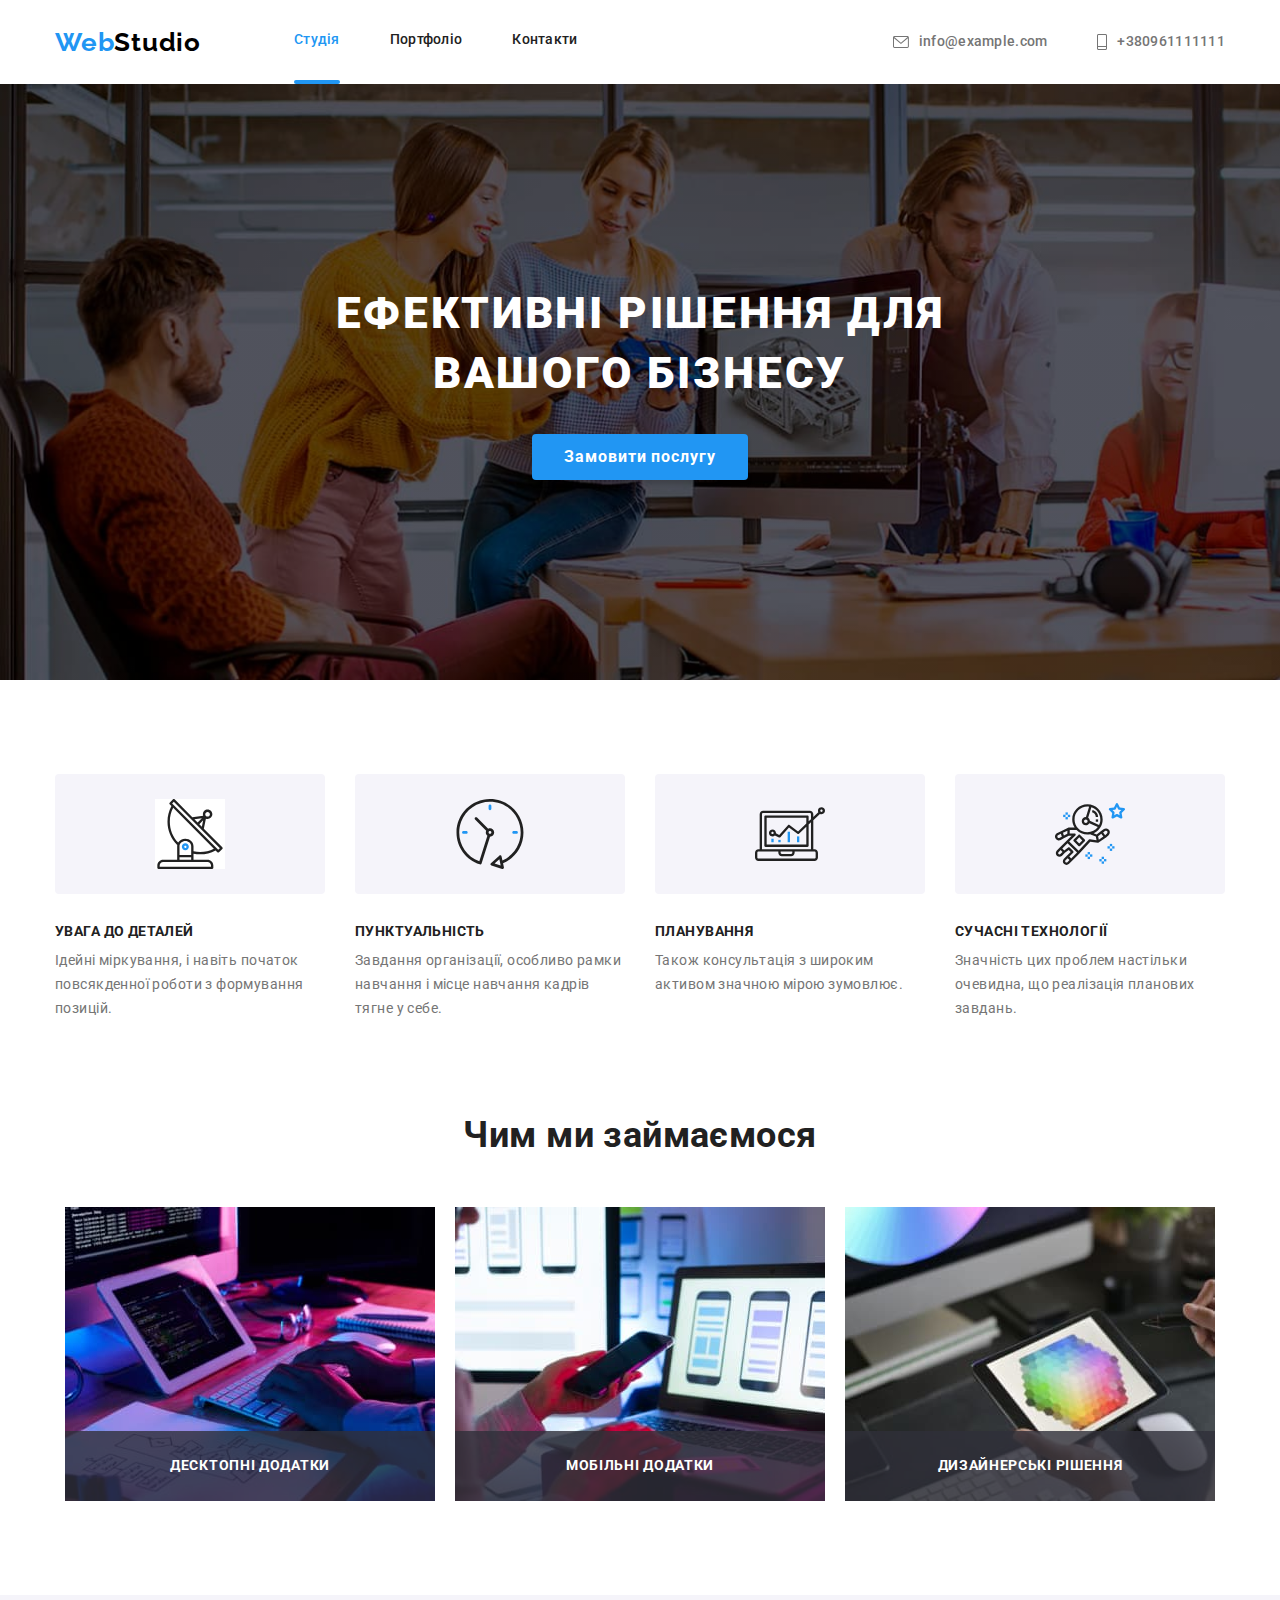
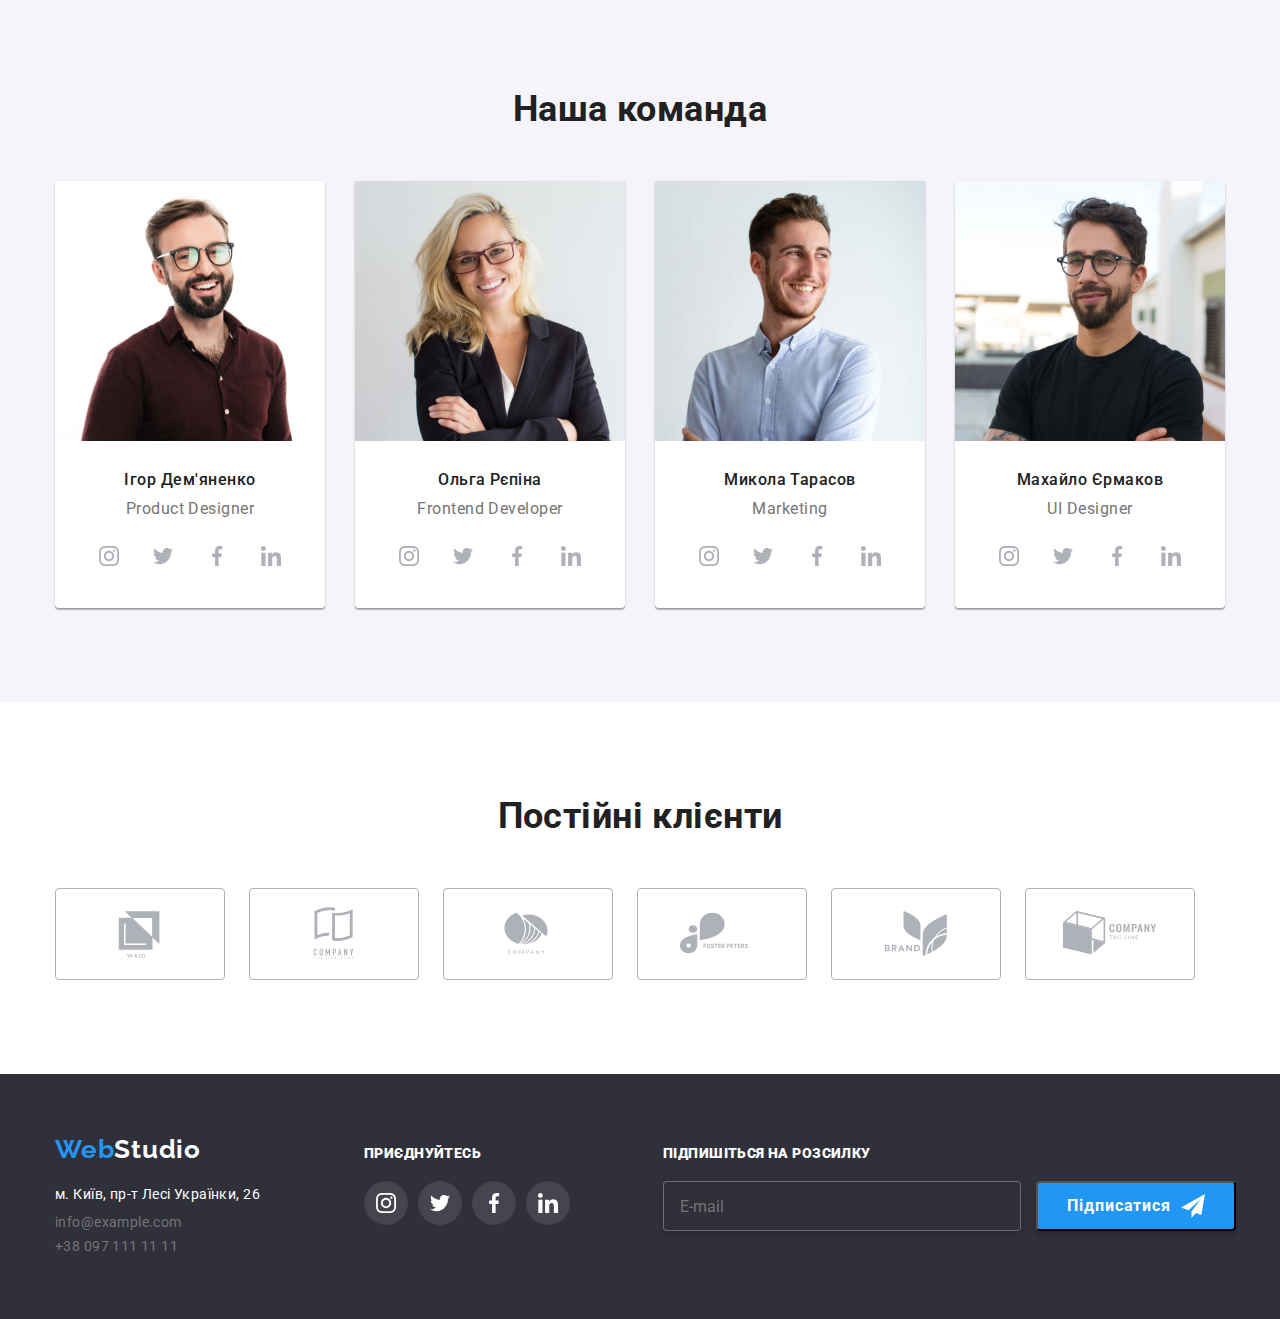
<file: index.html>
<!DOCTYPE html>
<html lang="ua">
<head>
    <meta charset="UTF-8">
    <meta http-equiv="X-UA-Compatible" content="IE=edge">
    <meta name="viewport" content="width=device-width, initial-scale=1.0">
    <title>Головна</title>
   
    <link rel="preconnect" href="https://fonts.googleapis.com">
    <link rel="preconnect" href="https://fonts.gstatic.com" crossorigin>
<link href="https://fonts.googleapis.com/css2?family=Raleway:wght@700&family=Roboto:wght@400;500;700;900&display=swap"
    rel="stylesheet">
    <link rel="stylesheet" href="https://cdnjs.cloudflare.com/ajax/libs/modern-normalize/1.1.0/modern-normalize.min.css">
    <link rel="stylesheet" href="./css/styles.css">
</head>

<body>

<!-- Оглавление -->

<header class="header">
    <div class="container header-container">
    <nav class="navigation">
        <a href="" class="webstudio"><span class="web">Web</span><span class="studio">Studio</span></a>
            <ul class="nav-list">
                <li class="nav-listitem"><a href="./index.html" class="href current">Студія</a></li>
                <li class="nav-listitem"><a href="./portfolio.html" class="href">Портфоліо</a></li>
         
                <li class="nav-listitem"><a href="/" class="href">Контакти</a></li>

            </ul>
    </nav>
    
    <ul class="nav-listcontacts">
            <li class="email">
               
            <a href="mailto:info@example.com" class="contacts" >
                <svg class="envelope contacts" width="16" height="12">
                    <use 
                    href="./images/sprite.svg#icon-envelope">
                </use>
                </svg>
                info@example.com</a>
    
            </li>
           
            <li class="tel">
                
            <a href="tel:0961111111" class="contacts" >
                <svg class="smartphone contacts" width="10" height="16">
                    <use 
                    href="./images/sprite.svg#icon-smartphone">
                </use>
                </svg >
                +380961111111
            </a>
            </li>
    </ul>
    </div>
    </header>

<main>

    <section class="solution">
        <div class="container">
        <h1 class="solution-text">Ефективні рішення для вашого бізнесу</h1>
        <button class="button-orderservice" type="button" data-modal-open>Замовити послугу</button>
    </div>
    </section>
    <!-- Advantages --> 
    <section class="section">
        <div class="container">
        <!-- <h2>Наши преимущества</h2> -->
        <ul class="advantages">
            <li class="advantage-items">
                <div class="advantage-items_pic">
                <svg class="pic" width="70" height="70">
                    <use href="./images/sprite.svg#icon-antenna">
                    </use>
                </svg>
                </div>
                <h3 class="advantage-header">Увага до деталей</h3>
                <p class="advantage-text">Ідейні міркування, і навіть початок повсякденної роботи з формування позицій.</p>
         
            </li>
            <li class="advantage-items">
                <div class="advantage-items_pic">
                <svg class="pic" width="70" height="70">
                    <use href="./images/sprite.svg#icon-clock">
                    </use>
                </svg>
                </div>
                <h3 class="advantage-header">Пунктуальність</h3>
                <p class="advantage-text">Завдання організації, особливо рамки навчання і місце навчання кадрів тягне у себе.</p>
            </li>
            <li class="advantage-items">
                <div class="advantage-items_pic">
                    <svg class="pic" width="70" height="70">
                    <use href="./images/sprite.svg#icon-computer">
                    </use>
                </svg>
                </div>
                <h3 class="advantage-header">Планування</h3>
                <p class="advantage-text">Також консультація з широким активом значною мірою зумовлює.</p>

            </li>
            <li class="advantage-items">
                <div class="advantage-items_pic">
                <svg class="pic" width="70" height="70">
                    <use href="./images/sprite.svg#icon-astronaut">
                    </use>
                </svg>
                </div>
                <h3 class="advantage-header">Сучасні технології</h3>
                <p class="advantage-text">Значність цих проблем настільки очевидна, що реалізація планових завдань.</p>
            </li>
        </ul>
        </div>
    </section>
    <!-- Чем мы занимаемся -->
    <section class="whatwedo section">
        <div class="container">
        <h2 class="header-h">Чим ми займаємося</h2>
        <ul class="pics">
            <li class="pic">
            <img src="./images/imgpic1.jpg" alt="комп'ютер" width="370" height="294"/>
            <p class="label">Десктопні додатки</p>
            </li>
            <li class="pic">
            <img src="./images/imgpic2.jpg" alt="мобільний телефон" width="370" height="294"/>
            <p class="label">Мобільні додатки</p>
            </li>
            <li class="pic">
            <img src="./images/imgpic3.jpg" alt="кольоропередача" width="370" height="294"/> 
            <p class="label">Дизайнерські рішення</p>
            </li>
        </ul>
    </div>
    </section>
    <!-- Наша команда   -->
    <section class="section-team section">
        <div class="container">
        <h2  class="header-h">Наша команда</h2>
        <ul class="team">
            <li class="team-card"> 
            <img src="./images/imgteam1.jpg" alt="Игорь Демьяненко" width="270"/>
            <div class="teamcontent-wrapper">
            <h3 class="manager">Ігор Дем'яненко</h3>
            <p class="position" lang="en">Product Designer</p>
            <ul class="social-list list">
                <li class="social-list-items">
                    <a class="social-list-link" href="">
                        <svg class="social-list-icon" width="20" height="20">
                            <use href="./images/sprite.svg#icon-insta"></use>
                        </svg>
                    </a>
                </li>
                <li class="social-list-items">
                    <a class="social-list-link" href="">
                        <svg class="social-list-icon" width="20" height="20">
                            <use href="./images/sprite.svg#icon-twitter"></use>
                        </svg>
                    </a>
                </li>
                <li class="social-list-items">
                    <a class="social-list-link" href="">
                        <svg class="social-list-icon" width="20" height="20">
                            <use href="./images/sprite.svg#icon-fb"></use>
                        </svg>
                    </a>
                </li>
                <li class="social-list-items">
                    <a class="social-list-link" href="">
                        <svg class="social-list-icon" width="20" height="20">
                            <use href="./images/sprite.svg#icon-ldn"></use>
                        </svg>
                    </a>
                </li>
            </ul>
            </div>
            </li>
            <li class="team-card">
            <img src="./images/imgteam2.jpg" alt="Ольга Репина" width="270"/>
            <div class="teamcontent-wrapper"> 
            <h3 class="manager">Ольга Рєпіна</h3>
            <p class="position" lang="en">Frontend Developer</p>
            <ul class="social-list list">
                <li class="social-list-items">
                    <a class="social-list-link" href="">
                        <svg class="social-list-icon" width="20" height="20">
                            <use href="./images/sprite.svg#icon-insta"></use>
                        </svg>
                    </a>
                </li>
                <li class="social-list-items">
                    <a class="social-list-link" href="">
                        <svg class="social-list-icon" width="20" height="20">
                            <use href="./images/sprite.svg#icon-twitter"></use>
                        </svg>
                    </a>
                </li>
                <li class="social-list-items">
                    <a class="social-list-link" href="">
                        <svg class="social-list-icon" width="20" height="20">
                            <use href="./images/sprite.svg#icon-fb"></use>
                        </svg>
                    </a>
                </li>
                <li class="social-list-items">
                    <a class="social-list-link" href="">
                        <svg class="social-list-icon" width="20" height="20">
                            <use href="./images/sprite.svg#icon-ldn"></use>
                        </svg>
                    </a>
                </li>
            </ul>
            </div>
            </li>
            <li class="team-card">
            <img src="./images/imgteam3.jpg" alt="Николай Тарасов" width="270"/>
            <div class="teamcontent-wrapper">
            <h3 class="manager">Микола Тарасов</h3>
            <p class="position" lang="en">Marketing</p>
            <ul class="social-list list">
                <li class="social-list-items">
                    <a class="social-list-link" href="">
                        <svg class="social-list-icon" width="20" height="20">
                            <use href="./images/sprite.svg#icon-insta"></use>
                        </svg>
                    </a>
                </li>
                <li class="social-list-items">
                    <a class="social-list-link" href="">
                        <svg class="social-list-icon" width="20" height="20">
                            <use href="./images/sprite.svg#icon-twitter"></use>
                        </svg>
                    </a>
                </li>
                <li class="social-list-items">
                    <a class="social-list-link" href="">
                        <svg class="social-list-icon" width="20" height="20">
                            <use href="./images/sprite.svg#icon-fb"></use>
                        </svg>
                    </a>
                </li>
                <li class="social-list-items">
                    <a class="social-list-link" href="">
                        <svg class="social-list-icon" width="20" height="20">
                            <use href="./images/sprite.svg#icon-ldn"></use>
                        </svg>
                    </a>
                </li>
            </ul>
            </div>
            </li>
            <li class="team-card">
            <img src="./images/imgteam4.jpg" alt="Михаил Ермаков" width="270"/>
            <div class="teamcontent-wrapper">
            <h3 class="manager">Махайло Єрмаков</h3>
            <p class="position" lang="en">UI Designer</p>
            <ul class="social-list list">
                <li class="social-list-items">
                    <a class="social-list-link" href="">
                        <svg class="social-list-icon" width="20" height="20">
                            <use href="./images/sprite.svg#icon-insta"></use>
                        </svg>
                    </a>
                </li>
                <li class="social-list-items">
                    <a class="social-list-link" href="">
                        <svg class="social-list-icon" width="20" height="20">
                            <use href="./images/sprite.svg#icon-twitter"></use>
                        </svg>
                    </a>
                </li>
                <li class="social-list-items">
                    <a class="social-list-link" href="">
                        <svg class="social-list-icon" width="20" height="20">
                            <use href="./images/sprite.svg#icon-fb"></use>
                        </svg>
                    </a>
                </li>
                <li class="social-list-items">
                    <a class="social-list-link" href="">
                        <svg class="social-list-icon" width="20" height="20">
                            <use href="./images/sprite.svg#icon-ldn"></use>
                        </svg>
                    </a>
                </li>
            </ul>
            </div>
            </li>
            </ul>
            </div>
            </section>

<!-- Постоянные клиенты   -->
<section class="section permanentclients">
    <div class="container section-clients">
        <h2 class="header-h">Постійні клієнти</h2>
        <ul class="clients">
            <li class="clients-items">
                <svg class="client-one" width="106" height="60" >
                    <use href="./images/sprite.svg#icon-Logoclient1"> 
                    </use>
                </svg>
              
            </li>
            <li class="clients-items">
                <svg class="client-two" width="106" height="60" >
                    <use href="./images/sprite.svg#icon-Logoclient2">
                    </use>
                </svg>
            
            </li>
            <li class="clients-items">
                <svg class="client-three" width="106" height="60" >
                    <use href="./images/sprite.svg#icon-Logoclient3">
                    </use>
                </svg>

            </li>
        <li class="clients-items">
            <svg class="client-four" width="106" height="60" >
                <use href="./images/sprite.svg#icon-Logoclient4">
                </use>
            </svg>

        </li>
        <li class="clients-items">
            <svg class="client-five" width="106" height="60" >
                <use href="./images/sprite.svg#icon-Logoclient5">
                </use>
            </svg>

        </li>
        <li class="clients-items">
            <svg class="client-six" width="106" height="60" >
                <use href="./images/sprite.svg#icon-Logoclient6">
                </use>
            </svg>

        </li>
        </ul>
    </div>
</section>

        </main>

        <!-- Контакты -->
        <footer class="footer">
       
            <div class="footer-container container"> 
                <div class="href-and-adress">
            <a href="" class="webstudio"><span class="web">Web</span><span class="studiofooter">Studio</span></a>
    
                <address>
                <ul class="nav-footer">
                <li class="address">м. Київ, пр-т Лесі Українки, 26</li>
                <li><a class="contacts-footer" href="mailto:info@example.com">info@example.com</a></li>
                <li><a class="contacts-footer" href="tel:+380961111111">+38 097 111 11 11</a></li>
                </ul>
                </address>
                </div>

                <div class="footer-sections">
                    
                <div class="section-join"> 
                <p class="header-join"><strong>Приєднуйтесь</strong></p>   
                    <ul class="social-list list">
                    <li class="social-list-items">
                        <a class="social-list-link" href="">
                            <svg class="social-list-icon" width="20" height="20">
                                <use href="./images/sprite.svg#icon-insta"></use>
                            </svg>
                        </a>
                    </li>
                    <li class="social-list-items">
                        <a class="social-list-link" href="">
                            <svg class="social-list-icon" width="20" height="20">
                                <use href="./images/sprite.svg#icon-twitter"></use>
                            </svg>
                        </a>
                    </li>
                    <li class="social-list-items">
                        <a class="social-list-link" href="">
                            <svg class="social-list-icon" width="20" height="20">
                                <use href="./images/sprite.svg#icon-fb"></use>
                            </svg>
                        </a>
                    </li>
                    <li class="social-list-items">
                        <a class="social-list-link" href="">
                            <svg class="social-list-icon" width="20" height="20">
                                <use href="./images/sprite.svg#icon-ldn"></use>
                            </svg>
                        </a>
                    </li>
                    </ul>
                    </div>
    
                    </div>

                <div class="section-subscription">
                <p class="header-join"> 
                    <strong>Підпишіться на розсилку</strong></p>
                    <div class="subscription-form-wrapper"> 
                    <form class="subscription-form">

                        <label for="">
                            <input name="user-e-mail" class="subscription-form-input" type="email" 
                            placeholder="E-mail" required />
                            
                        </label>
                    </form>
                    <button class="button-subscribe">
                        <span class="button-subscribe-text">Підписатися</span>
                    <svg class="icon-sent" width="24" height="24">
                        <use
                            href="./images/sprite.svg#icon-sent">
                        </use>
                    </svg>
                    </button>

                    </div>

                    </div>
                     </div>
            </footer>
        
        <div class="backdrop is-hidden" data-modal>
            <div class="modal">
                <button type="button" class="modal-close-btn" data-modal-close>
                    <svg class="modal-close-icon" width="18" height="18">
                        <use href="./images/sprite.svg#close-icon">

                        </use>
                    </svg>
                </button>


    <p class="form-title">
        Залиште свої дані, ми вам зателефонуємо</p>

                <form class="contact-form">
                
                    <label class="contact-form-field" for="">
                        <span class="field-name-style">Ім'я</span>
                        <span class="contact-input-form-wrapper">
                            <svg class="svg-icon" width="18" height="18">
                                <use href="./images/sprite.svg#icon-name">
                                </use>
                            </svg>
                            <input name="user-name" class="contact-form-input" 
                            type="text" required  />
                        </span>
                    </label>
                
                    <label class="contact-form-field" for="">
                        <span class="field-name-style">Телефон</span>
                        <span class="contact-input-form-wrapper">
                            <svg class="svg-icon" width="18" height="18">
                                <use href="./images/sprite.svg#icon-tel">
                                </use>
                            </svg>
                            <input name="user-phone" class="contact-form-input" 
                            type="tel" required />
                        </span>
                    </label>
                
                    <label class="contact-form-field" for="">
                        <span class="field-name-style">Пошта</span>
                        <span class="contact-input-form-wrapper">
                            <svg class="svg-icon" width="18" height="18">
                                <use href="./images/sprite.svg#icon-mail">
                                </use>
                            </svg>
                            <input name="user-e-mail" class="contact-form-input" 
                            type="email" required />
                        </span>
                    </label>
                
                    <label class="contact-form-field" for="">
                        <span class="field-name-style">Коментар</span>
                        <span class="contact-input-form-wrapper">
                            <textarea name="user-message" id="" 
                            class="contact-form-message" placeholder="Введіть текст"></textarea>
                        </span>
                    </label>
                
                    <span class="contact-form-checkbox-wrapper">
                        <input name="checkbox-policy" 
                        type="checkbox" 
                        class="contact-form-checkbox visually-hidden" 
                        id="policy-checkbox" 
                        required>
                        <label for="policy-checkbox" class="contact-form-checkbox-label">
                            Погоджуюсь з розсилкою та приймаю &nbsp; <a href="" class="policy-details"> Умови договору</a>
                        </label>
                    </span>
                    <button type="submit" class="contact-form-submit-btn">
                        <span class="contact-form-submit-btn-text">Відправити</span></button>
                
                </form>


            </div>
  
        <script src="./modal.js"></script>
</body>

</html>
</file>
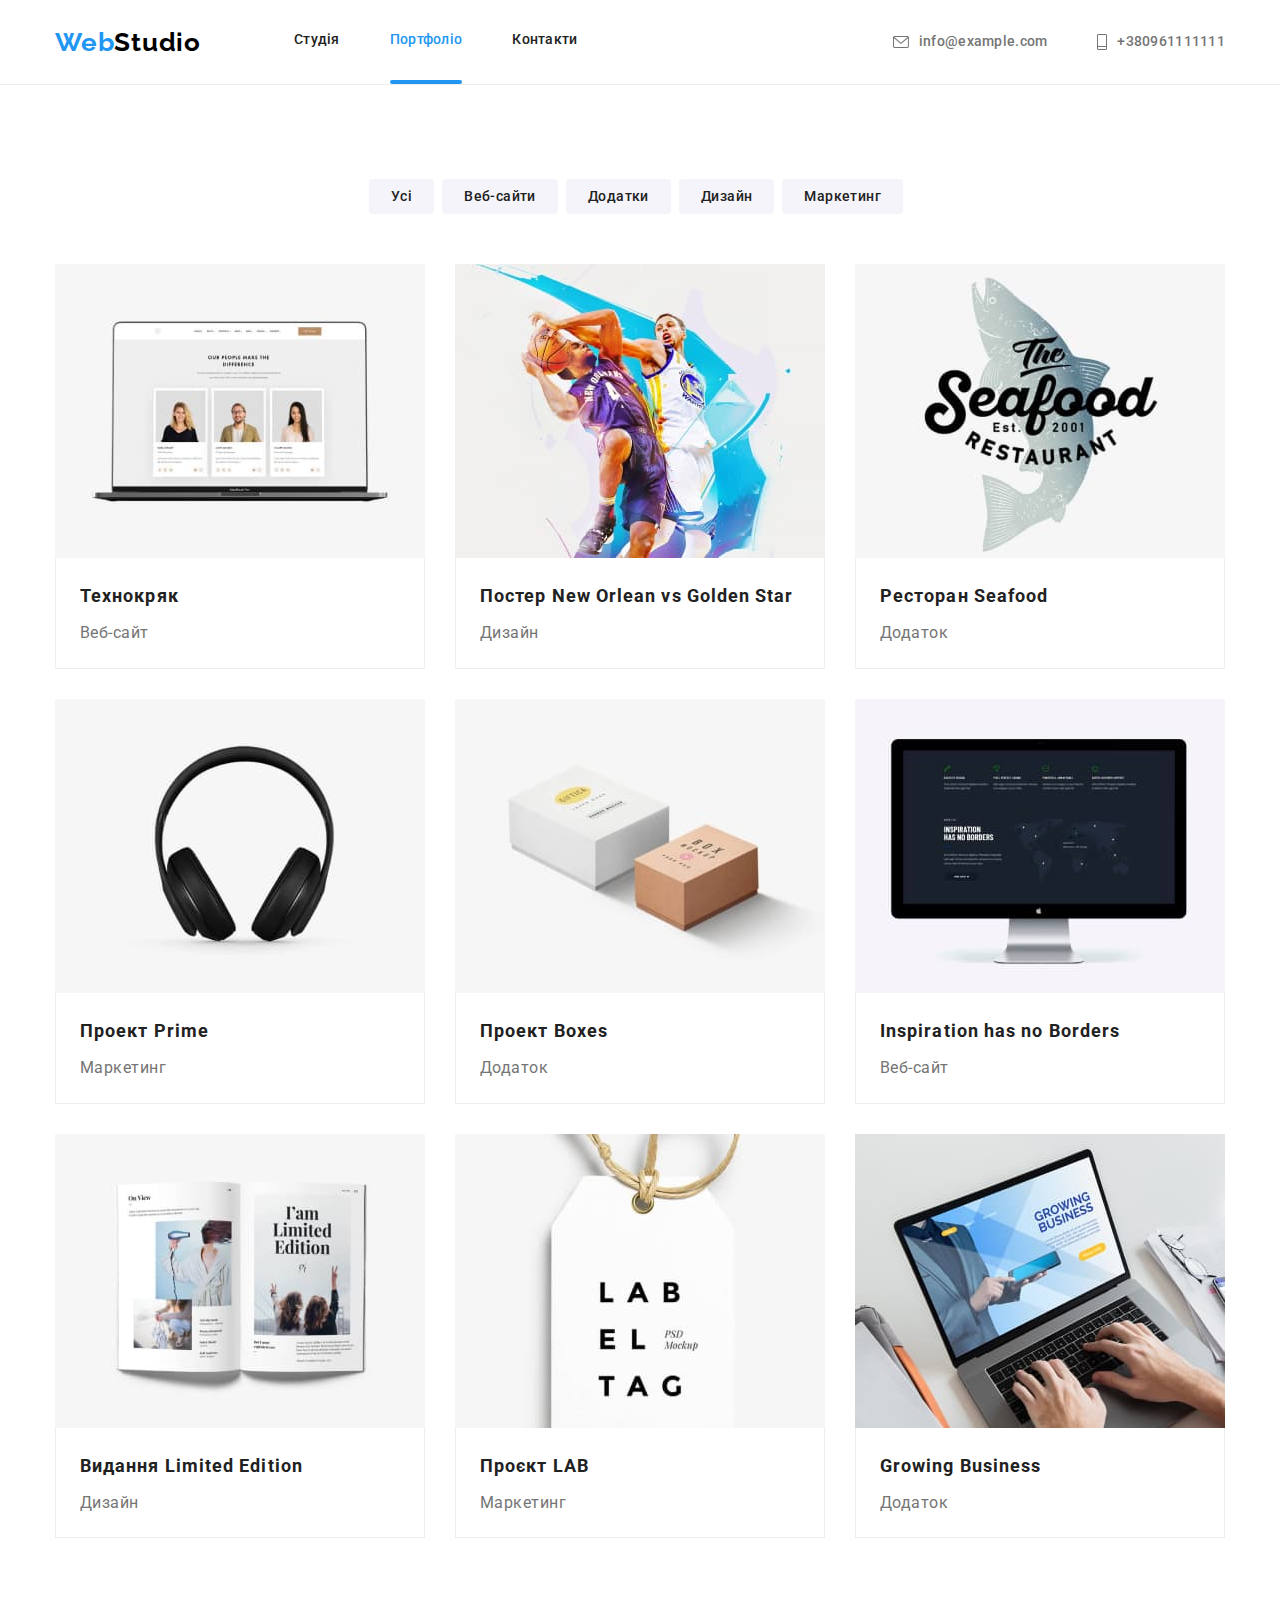
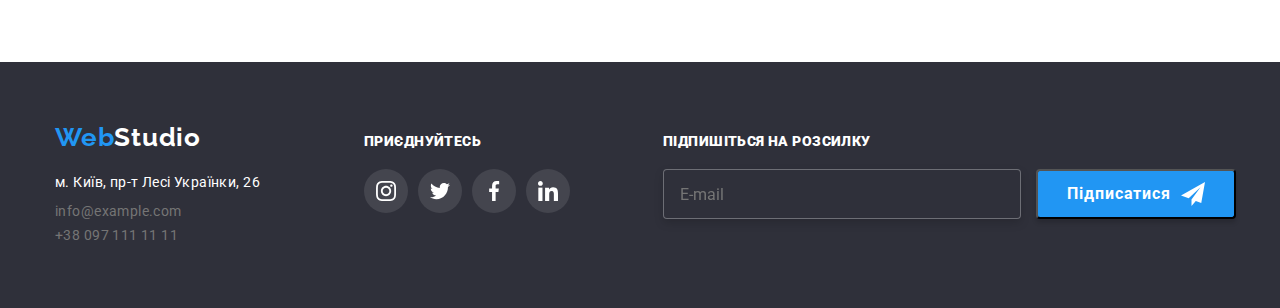
<file: portfolio.html>
<!DOCTYPE html>
<html lang="ru">

<head>
    <meta charset="UTF-8">
    <meta http-equiv="X-UA-Compatible" content="IE=edge">
    <meta name="viewport" content="width=device-width, initial-scale=1.0">
    <title>Главная</title>

    <link rel="preconnect" href="https://fonts.googleapis.com">
    <link rel="preconnect" href="https://fonts.gstatic.com" crossorigin>
    <link
        href="https://fonts.googleapis.com/css2?family=Raleway:wght@700&family=Roboto:wght@400;500;700;900&display=swap"
        rel="stylesheet">
    <link rel="stylesheet"
        href="https://cdnjs.cloudflare.com/ajax/libs/modern-normalize/1.1.0/modern-normalize.min.css">
    <link rel="stylesheet" href="./css/styles.css">
</head>


    <!-- Оглавление -->
    <header class="header portfolio">
        <div class="container header-container">
            <nav class="navigation">
                <a href="" class="webstudio"><span class="web">Web</span><span class="studio">Studio</span></a>
                <ul class="nav-list">
                    <li class="nav-listitem"><a href="./index.html" class="href">Студія</a></li>
                    <li class="nav-listitem"><a href="./portfolio.html" class="href current">Портфоліо</a></li>
    
                    <li class="nav-listitem"><a href="/" class="href">Контакти</a></li>
    
                </ul>
            </nav>
    
            <ul class="nav-listcontacts">
                <li class="email">
    
                    <a href="mailto:info@example.com" class="contacts">
                        <svg class="envelope contacts" width="16" height="12">
                            <use href="./images/sprite.svg#icon-envelope">
                            </use>
                        </svg>
                        info@example.com</a>
    
                </li>
    
                <li class="tel">
    
                    <a href="tel:0961111111" class="contacts">
                        <svg class="smartphone contacts" width="10" height="16">
                            <use href="./images/sprite.svg#icon-smartphone">
                            </use>
                        </svg>
                        +380961111111
                    </a>
                </li>
            </ul>
        </div>
    </header>


    <main class="main-portfolio">
        <!-- Види послуг -->
        <section class="section section-portfolio">
        <div class="container"> 
            <h1 hidden> Наші проекти</h1>
            <ul class="button-types">
                <li class="buttons"><button type="button" class="button-other">Усі</button></li>
                <li class="buttons"><button type="button" class="button-other">Веб-сайти</button></li>
                <li class="buttons"><button type="button" class="button-other">Додатки</button></li>
                <li class="buttons"><button type="button" class="button-other">Дизайн</button></li>
                <li class="buttons"><button type="button" class="button-other">Маркетинг</button></li>
            </ul>
               <!-- Проекты -->
        <ul class="work-examples">
            <li class="work-items">
                <a class="work-items-wrapper" href="">
                    <div class="blue-icon-overlay">
                        <p class="blue-icon-text">
                    Ресурс пропонує комплексні пропозиції з різним рівнем функціоналу та сервісів. 
                    Все це дозволить відвідувачу отримати вичерпні відомості про компанію чи приватну особу.
                        </p>

                         <img src="./images/imgTechno.jpg" alt="Технокряк" width="370" height="294"/>
                    </div>
                        <div class="workitems-wrapper"> 
                    <h2 class="work-name">Технокряк</h2>
                    <p class="work-type">Веб-сайт</p>
                        </div>
              
                </a>
         
            </li>
            <li class="work-items">
                <a class="work-items-wrapper" href=""> 
                    <div class="blue-icon-overlay">
                        <p class="blue-icon-text">
                        Ресурс пропонує комплексні пропозиції з різним рівнем функціоналу та сервісів.
                        Все це дозволить відвідувачу отримати вичерпні відомості про компанію чи приватну особу.
                        </p>
 
                        <img src="./images/imgNewOrlean.jpg" alt="Постер New Orlean vs Golden Star" width="370" height="294"/>
                    </div>
                        <div class="workitems-wrapper">
                    <h2  class="work-name">Постер New Orlean vs Golden Star</h2>
                    <p class="work-type">Дизайн</p>
                        </div>

                 </a>
            </li>
            <li class="work-items">
                <a class="work-items-wrapper" href="">

                    <div class="blue-icon-overlay">
                        <p class="blue-icon-text">
                            Ресурс пропонує комплексні пропозиції з різним рівнем функціоналу та сервісів.
                            Все це дозволить відвідувачу отримати вичерпні відомості про компанію чи приватну особу.
                        </p>

                    <img src="./images/imgSeafood.jpg" alt="Ресторан Seafood" width="370" height="294"/>
                    </div>
                        <div class="workitems-wrapper"> 
                    <h2  class="work-name">Ресторан Seafood</h2>
                    <p class="work-type">Додаток</p>
                    
                        </div>

                </a>
            </li>

            <li class="work-items">
                <a class="work-items-wrapper" href="">
                    <div class="blue-icon-overlay">
                        <p class="blue-icon-text">
                            Ресурс пропонує комплексні пропозиції з різним рівнем функціоналу та сервісів.
                            Все це дозволить відвідувачу отримати вичерпні відомості про компанію чи приватну особу.
                        </p>

                    <img src="./images/imgPrime.jpg" alt="Проект Prime" width="370" height="294"/>
                    </div>

                        <div class="workitems-wrapper">
                    <h2 class="work-name">Проект Prime</h2>
                    <p class="work-type">Маркетинг</p>  
                    
                         </div>
                    
                </a>
            </li>

            <li class="work-items">
                <a class="work-items-wrapper" href="">

                    <div class="blue-icon-overlay">
                        <p class="blue-icon-text">
                            Ресурс пропонує комплексні пропозиції з різним рівнем функціоналу та сервісів.
                            Все це дозволить відвідувачу отримати вичерпні відомості про компанію чи приватну особу.
                        </p>

                    <img src="./images/imgBoxes.jpg" alt="Проект Boxes" width="370" height="294"/>
                    </div>
                        <div class="workitems-wrapper">
                    <h2  class="work-name">Проект Boxes</h2>
                    <p class="work-type">Додаток</p>
                        </div>
                   
                </a>
            </li>

            <li class="work-items">
                <a class="work-items-wrapper" href="">
                    <div class="blue-icon-overlay">
                        <p class="blue-icon-text">
                            Ресурс пропонує комплексні пропозиції з різним рівнем функціоналу та сервісів.
                            Все це дозволить відвідувачу отримати вичерпні відомості про компанію чи приватну особу.
                        </p>

                    <img src="./images/imgInspiration.jpg" alt="Inspiration has no Borders" width="370" height="294"/>
                    </div>
                        <div class="workitems-wrapper">
                    <h2  class="work-name">Inspiration has no Borders</h2>
                    <p class="work-type">Веб-сайт</p>
                        </div>
                    
                 </a>
            </li>
            <li class="work-items">
                <a class="work-items-wrapper" href="">
                    <div class="blue-icon-overlay">
                        <p class="blue-icon-text">
                            Ресурс пропонує комплексні пропозиції з різним рівнем функціоналу та сервісів.
                            Все це дозволить відвідувачу отримати вичерпні відомості про компанію чи приватну особу.
                        </p>

                    <img src="./images/imgLimitedEdition.jpg" alt="Издание Limited Edition" width="370" height="294"/>
                    </div>
                        <div class="workitems-wrapper">
                    
                    <h2  class="work-name">Видання Limited Edition</h2>
                    <p class="work-type">Дизайн</p>
                        </div>
                   
                </a>
            </li>
            <li class="work-items">
                <a class="work-items-wrapper" href="">
                    <div class="blue-icon-overlay">
                        <p class="blue-icon-text">
                            Ресурс пропонує комплексні пропозиції з різним рівнем функціоналу та сервісів.
                            Все це дозволить відвідувачу отримати вичерпні відомості про компанію чи приватну особу.
                        </p>
                     
                    <img src="./images/imgLab.jpg" alt="Проект LAB" width="370" height="294"/>
                    </div>
                            <div class="workitems-wrapper">
                    <h2  class="work-name">Проєкт LAB</h2>
                    <p class="work-type">Маркетинг</p>
                            </div>
                </a>
            </li>

            <li class="work-items">
                <a class="work-items-wrapper" href="">

                    <div class="blue-icon-overlay">
                        <p class="blue-icon-text">
                            Ресурс пропонує комплексні пропозиції з різним рівнем функціоналу та сервісів.
                            Все це дозволить відвідувачу отримати вичерпні відомості про компанію чи приватну особу.
                        </p>

                    <img src="./images/imgGrowBusiness.jpg" alt="Growing Business" width="370" height="294"/>
                    </div>
                        <div class="workitems-wrapper">
                <h2  class="work-name">Growing Business</h2>
                <p class="work-type">Додаток</p>
                         </div>
               
            </a>
            </li>
        </ul>

        </div>
        </section> 


    </main>
    
        <footer class="footer">
        
            <div class="footer-container container">
                <div class="href-and-adress">
                    <a href="" class="webstudio"><span class="web">Web</span><span class="studiofooter">Studio</span></a>
        
                    <address>
                        <ul class="nav-footer">
                            <li class="address">м. Київ, пр-т Лесі Українки, 26</li>
                            <li><a class="contacts-footer" href="mailto:info@example.com">info@example.com</a></li>
                            <li><a class="contacts-footer" href="tel:+380961111111">+38 097 111 11 11</a></li>
                        </ul>
                    </address>
                </div>
        
                <div class="footer-sections">
        
                    <div class="section-join">
                        <p class="header-join"><strong>Приєднуйтесь</strong></p>
                        <ul class="social-list list">
                            <li class="social-list-items">
                                <a class="social-list-link" href="">
                                    <svg class="social-list-icon" width="20" height="20">
                                        <use href="./images/sprite.svg#icon-insta"></use>
                                    </svg>
                                </a>
                            </li>
                            <li class="social-list-items">
                                <a class="social-list-link" href="">
                                    <svg class="social-list-icon" width="20" height="20">
                                        <use href="./images/sprite.svg#icon-twitter"></use>
                                    </svg>
                                </a>
                            </li>
                            <li class="social-list-items">
                                <a class="social-list-link" href="">
                                    <svg class="social-list-icon" width="20" height="20">
                                        <use href="./images/sprite.svg#icon-fb"></use>
                                    </svg>
                                </a>
                            </li>
                            <li class="social-list-items">
                                <a class="social-list-link" href="">
                                    <svg class="social-list-icon" width="20" height="20">
                                        <use href="./images/sprite.svg#icon-ldn"></use>
                                    </svg>
                                </a>
                            </li>
                        </ul>
                    </div>
        
                </div>
        
                <div class="section-subscription">
                    <p class="header-join">
                        <strong>Підпишіться на розсилку</strong>
                    </p>
                    <div class="subscription-form-wrapper">
                        <form class="subscription-form">
        
                            <label for="">
                                <input name="user-e-mail" class="subscription-form-input" type="email" placeholder="E-mail"
                                    required />
        
                            </label>
                        </form>
                        <button class="button-subscribe">
                            <span class="button-subscribe-text">Підписатися</span>
                            <svg class="icon-sent" width="24" height="24">
                                <use href="./images/sprite.svg#icon-sent">
                                </use>
                            </svg>
                        </button>
        
                    </div>
        
                </div>
            </div>
        </footer>
        
</body>
</html>
</file>
<file: css/styles.css>
a { text-decoration: none;}
ul {list-style: none;}
li {list-style: none;}
:root {
    --weblogo-color: #2196F3;
    --text-color: #000000;
    --background:#FFFFFF;
    --portcontacts-color: #212121;
    --tel-color:  #757575;
    --sectionbackgroung: #F5F4FA;
    --solutionbackground-color: #2F303A;
    --iconbackground: F5F4FA;
    --iconcolor: #AFB1B8;
    --border-color: #ECECEC;
}
body {
font-family: Roboto, sans-serif;
font-size: 14px;
letter-spacing: 0.03em;
color: var(--text-color);
background: var(--background);
}

h1,
h2,
h3,
p {
margin-top: 0;
margin-bottom: 0;
}

ul {
margin-top: 0;
margin-bottom: 0;
padding-left: 0;
}

img {
display: block;
}

/* Вся секция - Шапка: */
.container {
width: 1200px;
padding-left: 15px;
padding-right: 15px;
margin-left: auto;
margin-right: auto;
}
.section {
padding-top: 94px;
padding-bottom: 94px;
}

.header-container {
    display: flex;
    font-weight: 500;
    letter-spacing: 0.02em;
    line-height: 1.14;
}

.portfolio {
    border-bottom: 1px solid var(--border-color);
}

.navigation {
    display: flex;
    align-items: center;
}

.nav-list {
    padding-top: 32px;
    display: flex;
    gap: 50px;
}

.nav-listitem {
    display: flex;
    justify-content: center;
}
.nav-listcontacts {
    display: flex;
    align-items: center;
    margin-left: auto;
}

.href:focus,
.href:hover {
    color: var(--weblogo-color);
    transition: fill 250ms cubic-bezier(0.4, 0, 0.2, 1);
}

.href {
    color: var(--portcontacts-color);

}

.current::after {
    display: block;
    height: 4px;
    background-color: #2196F3;
    content: '';
    border-radius: 2px;
    margin-top: 32px;
}


/*Шапка- лого */
.webstudio {
    margin-right: 93px;
    font-family: Raleway;
    font-weight: 700;
    font-size: 26px;
    line-height: 1.19;
    letter-spacing: 00.03em;
}

.web {
    color: var(--weblogo-color)
}

.studio {
    color: var(--text-color);
}

.studio>footer {
    color: var(--text-color);
}

.envelope,
.smartphone {
    margin-right: 10px;
    fill: var(--tel-color);
}

.contacts:hover,
.contacts:focus {
    color: var(--weblogo-color);
    transition: fill 250ms cubic-bezier(0.4, 0, 0.2, 1);
}

.contacts:hover .envelope,
.contacts:focus .envelope {
    fill: var(--weblogo-color);
    transition: fill 250ms cubic-bezier(0.4, 0, 0.2, 1);
}

.contacts:hover .smartphone,
.contacts:focus .smartphone {
    fill: var(--weblogo-color);
    transition: fill 250ms cubic-bezier(0.4, 0, 0.2, 1);
}

.email {
    margin-left: auto;
    margin-right: 50px;
}

.contacts {
    display: flex;
    align-items: center;
    font-weight: 500;
    color: var(--tel-color);
    letter-spacing: 0.02em;
    line-height: 1.14;
}

.email,
.tel {
    display: flex;
    align-items: center;
}

/* Overlay styles */
.overlay {
    max-width: 1600px;
    height: 480px;
    margin-left: auto;
    margin-right: auto;
    background-image: linear-gradient(
    to right, 
    rgba(47, 48, 58, 0.4),
    rgba(47, 48, 58, 0.4)
    ),
    url(../images/Imgpic-hero.jpg);
    background-repeat: no-repeat;
    background-size: cover;
    background-position: center;
    background-color: var(--solutionbackground-color);
}

/* Блок эффективные решения - заказать услугу */

.solution {
    background-image: linear-gradient( 
    rgba(0, 0, 0, 0.4),
    rgba(0, 0, 0, 0.4)), url(../images/Imgpic-hero.jpg);
    background-color: var(--solutionbackground-color);
    max-width: 1600px;
    padding-top: 200px;
    padding-bottom: 200px;
    text-align: center;
    background-size: cover;
    margin: 0 auto;
}

.solution-text {
    width: 696px;
    margin:auto;
    margin-bottom: 30px;
    font-size: 44px;
    font-weight: 900;
    line-height: 1.36;
    text-align: center;
    letter-spacing: 0.06em;
    text-transform: uppercase;
    color: var(--background); }

/* Кнопка "Заказать услугу" */

button { 
cursor: pointer;
}

.button-orderservice {
    min-width: 200px;
    font-size: 16px;
    background: var(--weblogo-color);
    color: var(--background);
    padding: 10px 32px;
    border: none;
    border-radius: 4px;
    letter-spacing: 0.06em;
    font-weight: 700;
    line-height: 1.62;
    box-shadow: 0px 4px 4px rgba(0, 0, 0, 0.15);

}

/* Наши преимущества стили */
.advantages {
display: flex;
align-items: flex-start;
}

.advantage-items:not(:last-child) {
margin-right: 30px;
}
.advantage-items {
flex-basis: calc((100%-4*30px)/4);
}
.advantage-items_pic {
    display: flex;
    justify-content: center;
    align-items: center;
    background-color: #F5F4FA;
    height: 120px;
    width: 270px;
    margin-bottom: 30px;
    background-size: cover;
    flex-grow: 1;
    border-radius: 4px;}

.pic {
    position: relative;
    margin-left: auto;
    margin-right: auto;
    transition: fill 250ms cubic-bezier(0.4, 0, 0.2, 1);}

.pic:hover {
    fill: var(--weblogo-color);
    transition: fill 250ms cubic-bezier(0.4, 0, 0.2, 1);
}
.label {
    position: absolute;
    margin: 0px;
    bottom: 0px;
    left: 0px;
    right: 0px;
    padding-top: 27px;
    padding-bottom: 27px;
    background-color: rgba(47, 48, 58, 0.8);
    font-weight: 700;
    font-size: 14px;
    line-height: 1.14;
    text-align: center;
    letter-spacing: 0.05em;
    text-transform: uppercase;
    color: var(--background);
}
.advantage-header {
    margin-bottom: 10px;
    line-height: 1.14;
    font-size: 14px;
    text-transform: uppercase;
    color: var(--portcontacts-color);
    background-position: center;
    background-color: var(--iconbackground);
    border-radius: 4px;
}

.advantage-text {
    line-height: 1.71;
    color: var(--tel-color);
} 
.whatwedo {
    padding-top: 0px;
}
.pics {
    display: flex;
    align-items: center;
    justify-content: space-between;
}
/* Наша команда - стили */ 
.section-team {
    background: var(--sectionbackgroung);
}

.header-h {
    margin-bottom: 50px;
    font-size: 36px;
    line-height: 1.16;
    text-align: center;
    color: var(--portcontacts-color);
}

.team {
    display: flex;
    flex-wrap: wrap;
/* margin-left: -30px; */
}

.team-card {
    background-color: var(--background);
    box-shadow: 0px 1px 3px rgba(0, 0, 0, 0.12), 0px 1px 1px rgba(0, 0, 0, 0.14), 0px 2px 1px rgba(0, 0, 0, 0.2);
    border-radius: 0px 0px 4px 4px;
}
.team-card:not(:nth-child(4n)) {
    margin-right: 30px;
/* flex-basis: calc((100%-4*30px)/4); */
}
/* Стиль секции с тенью */

.teamcontent-wrapper {
    padding: 30px 32px;
    text-align: center;
    flex-basis: calc((100%-120px)/4);
}
.manager {
    margin-bottom: 10px;
    color: var(--portcontacts-color);
    font-size: 16px;
    font-weight: 500;
    line-height: 1.18;
    letter-spacing: 0.03em;
}

.position {
    color: var(--tel-color);
    font-size: 16px;
    line-height: 1.17;
    letter-spacing: 0.03em;
    margin-bottom: 16px;
}
/* Секция - Постоянные клиенты */
.social-list {
    display: flex;
    width: 206px;
    margin: auto;
    justify-content: space-between;
   
}
.social-list-link {
    display: flex;
    align-items: center;
    justify-content: center;
    width: 44px;
    height: 44px;
    border-radius: 50%;
    background-color: rgba(255, 255, 255, 0.1);
    fill: var(--iconcolor);
    transition: background-color 250ms cubic-bezier(0.4, 0, 0.2, 1);}

.section-join .social-list-link {
fill: var(--background);
}
.social-list-icon {
    transition: fill 250ms cubic-bezier(0.4, 0, 0.2, 1); 
}


.social-list-link:hover .social-list-icon,
.social-list-link:focus .social-list-icon {
    fill: var(--background); 
    transition: fill 250ms cubic-bezier(0.4, 0, 0.2, 1);   }
    
.social-list-link:hover,
.social-list-link:focus {
    background-color: var(--weblogo-color);
    transition: fill 250ms cubic-bezier(0.4, 0, 0.2, 1);
}

.clients {
    display: flex;
    flex-wrap: wrap;}

.clients-items {
    display: flex;
    align-items: center;
    justify-content: center;
    height: 92px;
    width: 170px;
    border: 1px solid #AFB1B8;
    border-radius: 4px;
    margin-right: 24px;
    fill:  #AFB1B8;
    transition: 
    fill 250ms cubic-bezier(0.4, 0, 0.2, 1),
    border 250ms cubic-bezier(0.4, 0, 0.2, 1);}

.clients-items:not(:nth-child(6n)){
    margin-right: 24px;
}
.clients-items:hover {
    fill: var(--weblogo-color);
    border: 1px solid var(--weblogo-color);
    transition: fill 250ms cubic-bezier(0.4, 0, 0.2, 1);
}

/*Футер-Вебстудия */
.footer {
    padding-top: 60px;
    padding-bottom: 60px;
    line-height: 1.71;
    background: var(--solutionbackground-color);
}


.studiofooter {
    color: var(--background);
}

.nav-footer {
    margin-top: 20px;
 }
/* Футер- Адрес */
address {
    font-style: normal;
}

    .address  {
        color: #FFFFFF;
        font-weight: 400;
        font-size: 14px;
        line-height: 1.17;
        letter-spacing: 0.03em;
        margin-bottom: 9px;
        }
    
    /* .contacts-footer:not(:last-child) {
        margin-bottom: 9px;
        } */
    
    .contacts-footer{
        font-weight: 400;
        font-size: 14px;
        line-height: 1.17;
        letter-spacing: 0.03em;
        color: var(--tel-color);
        margin-bottom: 9px;
       }
    
    .contacts-footer:hover {
        color: var(--weblogo-color);
        transition: fill 250ms cubic-bezier(0.4, 0, 0.2, 1);
    }
    
    /* Стили для потрфолио */
    
    .button-other:hover, .button-other:focus {
        background: var(--weblogo-color);
        color: var(--sectionbackgroung);
        box-shadow: 
        0px 3px 1px rgba(0, 0, 0, 0.1), 
        0px 1px 2px rgba(0, 0, 0, 0.08), 
        0px 2px 2px rgba(0, 0, 0, 0.12);
        transition: fill 250ms cubic-bezier(0.4, 0, 0.2, 1);
    }
    
    .button-other {
        font-size: 16px solid;
        font-weight: 500;
        line-height: 1.63;
        text-align: center;
        letter-spacing: 0.03em;
        color: var(--portcontacts-color);
        background: var(--sectionbackgroung);
        border-radius: 4px;
        border: none;
        padding: 6px 22px;}
    
    .buttons:not(:last-child) {
        margin-right: 8px;}
    .current {
        color: var(--weblogo-color);}
    
    .button-types {
        display: flex;
        align-items: flex-start;
        margin-top: 94px;
        margin-left: -8px;
        justify-content: center;
        margin-bottom: 50px;}
    
    .work-name {
        font-size: 18px;
        color: var(--portcontacts-color);
        letter-spacing: 0.06em;
        line-height: 2;
        margin-bottom: 4px;}
    
    .work-type {
        font-style: Regular;
        font-size: 16px;
        font-weight: 400;
        letter-spacing: 0.03em;
        line-height: 1.87;
        color: var(--tel-color);}
    
    .work-examples {
        display: flex;
        flex-wrap: wrap;
    }
    .work-items:not(:nth-child(3n)) {
        margin-right: 30px;
    }
    .work-items {
        margin-bottom: 30px;
    }
    .work-items:hover {
        box-shadow: 4px 4px 2px 1px #EEEEEE;
        transition: fill 250ms cubic-bezier(0.4, 0, 0.2, 1);
    }
    .workitems-wrapper {
        padding: 20px 24px;
        border-left: 1px solid #EEEEEE;
        border-right: 1px solid #EEEEEE;
        border-bottom: 1px solid #EEEEEE;
        }
    
    .footer-container {
        display: flex;
        align-items: baseline;
    }

    .footer-sections {
    display: flex;
    }
    .section-join {
        display: block;
        margin-left: 70px;
    }

    .section-subscription {
        display: block;
        margin-left: 93px;
    }

.subscription-form-wrapper {
    position: relative;
    display: flex;
    align-items: center;
    justify-content: center;
}
   .subscription-form {
    margin-right: 15px;
   }
.subscription-form-input {
    background-color: #2F303A;
    border: 1px solid rgba(255, 255, 255, 0.3);
    filter: drop-shadow(0px 4px 4px rgba(0, 0, 0, 0.15));
    border-radius: 4px;
    width: 358px;
    height: 50px;
    border-color: rgba(255, 255, 255, 0.3);
    color: #FFFFFF;
    padding-left: 16px;
    padding-top: 15px;
    padding-bottom: 15px;
    font-weight: 400;
    font-size: 16px;
    line-height: 1.25;
}

.button-subscribe {
    display: flex;
    justify-content: center;
    align-items: center;
    width: 200px;
    height: 50px;
    background: #2196F3;
    box-shadow: 0px 4px 4px rgba(0, 0, 0, 0.15);
    border-radius: 4px;
}
.button-subscribe-text {
    margin-right: 10px;
    font-weight: 700;
    font-size: 16px;
    line-height: 1.875;
    align-items: center;
    text-align: center;
    letter-spacing: 0.06em;
    color: #FFFFFF;
}

.header-join {
    font-family: 'Roboto';
    font-style: normal;
    font-weight: 700;
    font-size: 14px;
    line-height: 16px;
    letter-spacing: 0.03em;
    text-transform: uppercase;
    color: var(--background);
    margin-bottom: 20px;
}

.social-list-link:not(:last-child) {
    margin-right: 10px;
}

.work-items-wrapper {
    display: block;
    border: 1px rgba(238, 238, 238, 1);
}
    
.work-items-wrapper:hover,
.work-items-wrapper:focus {
    box-shadow: 0px 1px 1px rgba (0, 0, 0.12),
    0px 4px 4px rgba(0, 0, 0.06),
    1px 4px 6px rgba (0, 0, 0.16);
    transition: fill 250ms cubic-bezier(0.4, 0, 0.2, 1);
    }
        
.header-portfolio {
    margin-bottom: 94px;
    border: 1px solid #ECECEC;;
}
.section-portfolio {
    padding-top: 0px;
}

.backdrop {
    position: fixed;
    top: 0px;
    left: 0px;
    width: 100vw;
    height: 100vh;
    background-color: rgba(0, 0, 0, 0.2);
    transition: opacity 250ms linear, visibility 250ms linear;
}
.backdrop.is-hidden {
    opacity: 0;
    visibility: hidden;
    pointer-events: none;
}
.modal {
    position: absolute;
    top: 50%;
    left: 50%;
    transform: translate(-50%, -50%);
    width: 528px;
    /* height: 580px; */
    background-color: #FFFFFF;
    padding: 40px;
}
.modal-close-btn {
    position: absolute;
    display: flex;
    justify-content: center;
    align-items: center;
    top: 8px;
    right: 8px;
    width: 30px;
    height: 30px;
    border-radius: 50%;
    background: #FFFFFF;
    border: 1px solid rgba(0, 0, 0, 0.1);
    background-color: transparent;
    padding: 0;
    cursor: pointer;
}

.blue-icon-overlay {
    position: relative;
    overflow: hidden;
}

.work-items-wrapper:hover .blue-icon-text {
    transform: translateY(0);
    transition: transform 250ms cubic-bezier(0.4, 0, 0.2, 1);
}

.blue-icon-text {
    display: flex;
    justify-content: center;
    align-items: center;
    width: 100%;
    height: 100%;
    padding-right: 24px;
    padding-left: 24px;
    position: absolute;
    transform: translateY(100%);
    font-weight: 400;
    font-size: 18px;
    line-height: 1.56;
    background-color: rgba(33, 150, 243, 0.9);
    color: var(--background);
}
.contact-form-field {
    display: block;
}

.form-title {
    font-weight: 700;
    height: 23px;
    font-size: 20px;
    line-height: 23px;
    text-align: center;
    letter-spacing: 0.03em;
    color: #212121;
    margin-bottom: 12px;
}

.contact-form-input {
    height: 40px;
    width: 100%;
    border: 1px solid rgba(33, 33, 33, 0.2);
    border-radius: 4px;
    padding-left: 42px;
    fill: var(--weblogo-color);
 
}

.contact-form-input:hover,
.contact-form-message:hover {
    outline: none;
    border-color: var(--weblogo-color);
    transition: fill 250ms linear;
}

.contact-form-input:focus,
.contact-form-message:focus {
    outline: none;
    border-color: var(--weblogo-color);
}
.contact-form-input:focus + .svg-icon {
    fill: var(--weblogo-color);
    background-color: #2196F3;
    transition: fill 250ms linear;
}

.field-name-style {
    font-weight: 400;
    font-size: 12px;
    line-height: 1.17;
    letter-spacing: 0.01em;
    color: #757575;
}

.contact-input-form-wrapper {
    position: relative;
    display: block;
    margin-top: 4px;
    margin-bottom: 10px;
}

.contact-form-submit-btn {
    display: flex;
    align-items: center;
    text-align: center;
    background: #2196F3;
    border: none;
    box-shadow: 0px 4px 4px rgba(0, 0, 0, 0.15);
    border-radius: 4px;
    margin-top: 30px;
    margin-left: 124px;
}

.contact-form-submit-btn-text {
    font-weight: 700;
    font-size: 16px;
    line-height: 1.88;
    letter-spacing: 0.06em;
    color: #FFFFFF;
    padding: 10px 52px;
}

.contact-form-message {
    height: 120px;
    width: 100%;
    padding: 12px 16px;
    border: 1px solid rgba(33, 33, 33, 0.2);
    border-radius: 4px;
    resize: none;
    color:#000000;
}
.contact-form-message::placeholder {
    color: rgba(33, 33, 33, 0.2)
}

.svg-icon {
    position: absolute;
    top: 50%;
    left: 12px;
    transform: translateY(-50%);
    right: 15px;
    transition: fill 250ms linear;
}

.contact-form-checkbox-wrapper {
    margin-top: 20px;
    font-weight: 400;
    font-size: 14px;
    line-height: 1.71;
    letter-spacing: 0.03em;
    color: #757575;
}

.contact-form-checkbox {
    width: 16px;
    height: 15px;
    border-radius: 4px;
}

.contact-form-checkbox:checked + .contact-form-checkbox-label::before {
    background-image: url(../images/icon_tik.svg);
    background-repeat: no-repeat;
    background-size: contain;
    background-position: 3px 4px;
}

.contact-form-checkbox:focus +.contact-form-checkbox-label::before {
    outline: 1px solid var(--weblogo-color);
}
.contact-form-checkbox-label {
    display: flex;
    align-items: center;
}

.contact-form-checkbox-label::before {
    display: inline-block;
    content: '';
    width: 18px;
    height: 18px;
    background: rgba(33, 150, 243, 1);
    border-radius: 2px;
    cursor: pointer;
    margin-left: 15px;
    margin-right: 7px;

}
.policy-details {
    text-decoration: underline;
    color: rgba(33, 150, 243, 1);
}

.visually-hidden {
    position: absolute;
    width: 1px;
    height: 1px;
    margin: -1px;
    border: 0;
    padding: 0;
    white-space: nowrap;
    clip-path: inset(100%);
    clip: rect(0 0 0 0);
    overflow: hidden;
}
</file>
